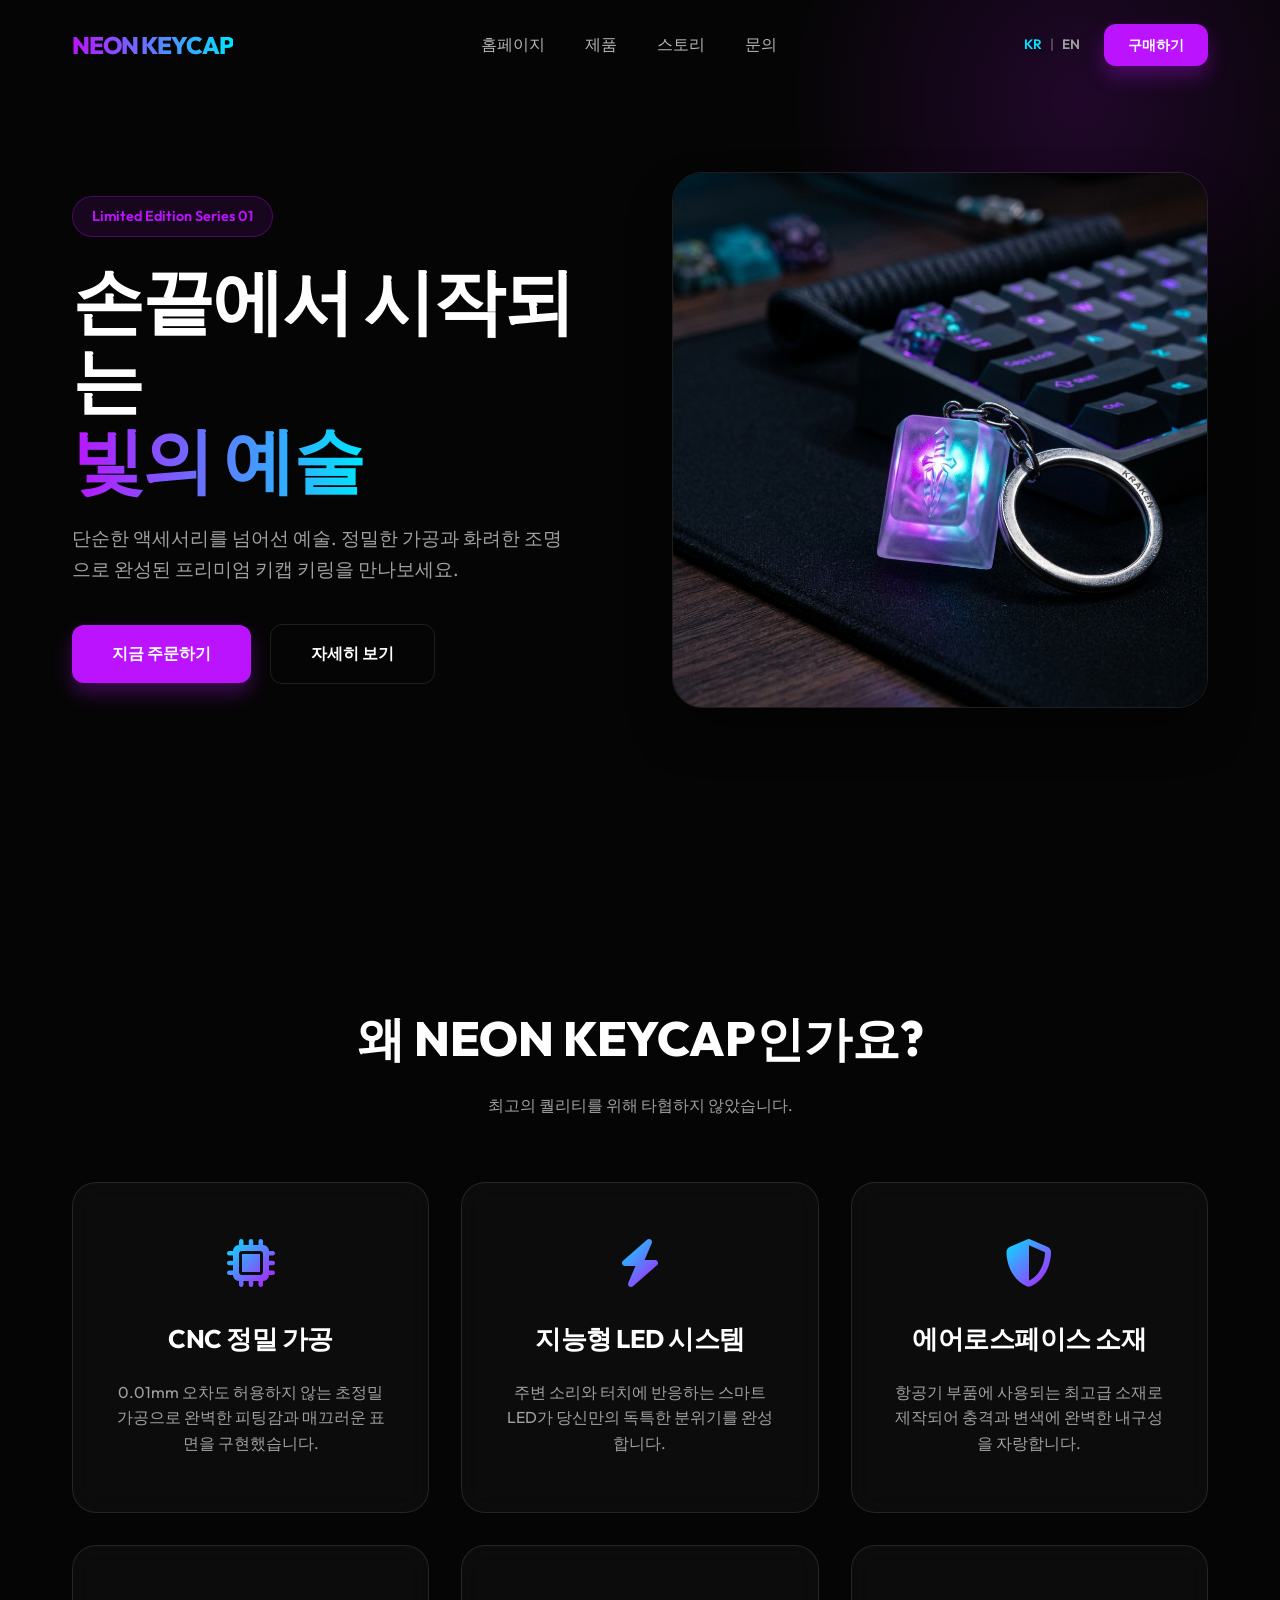
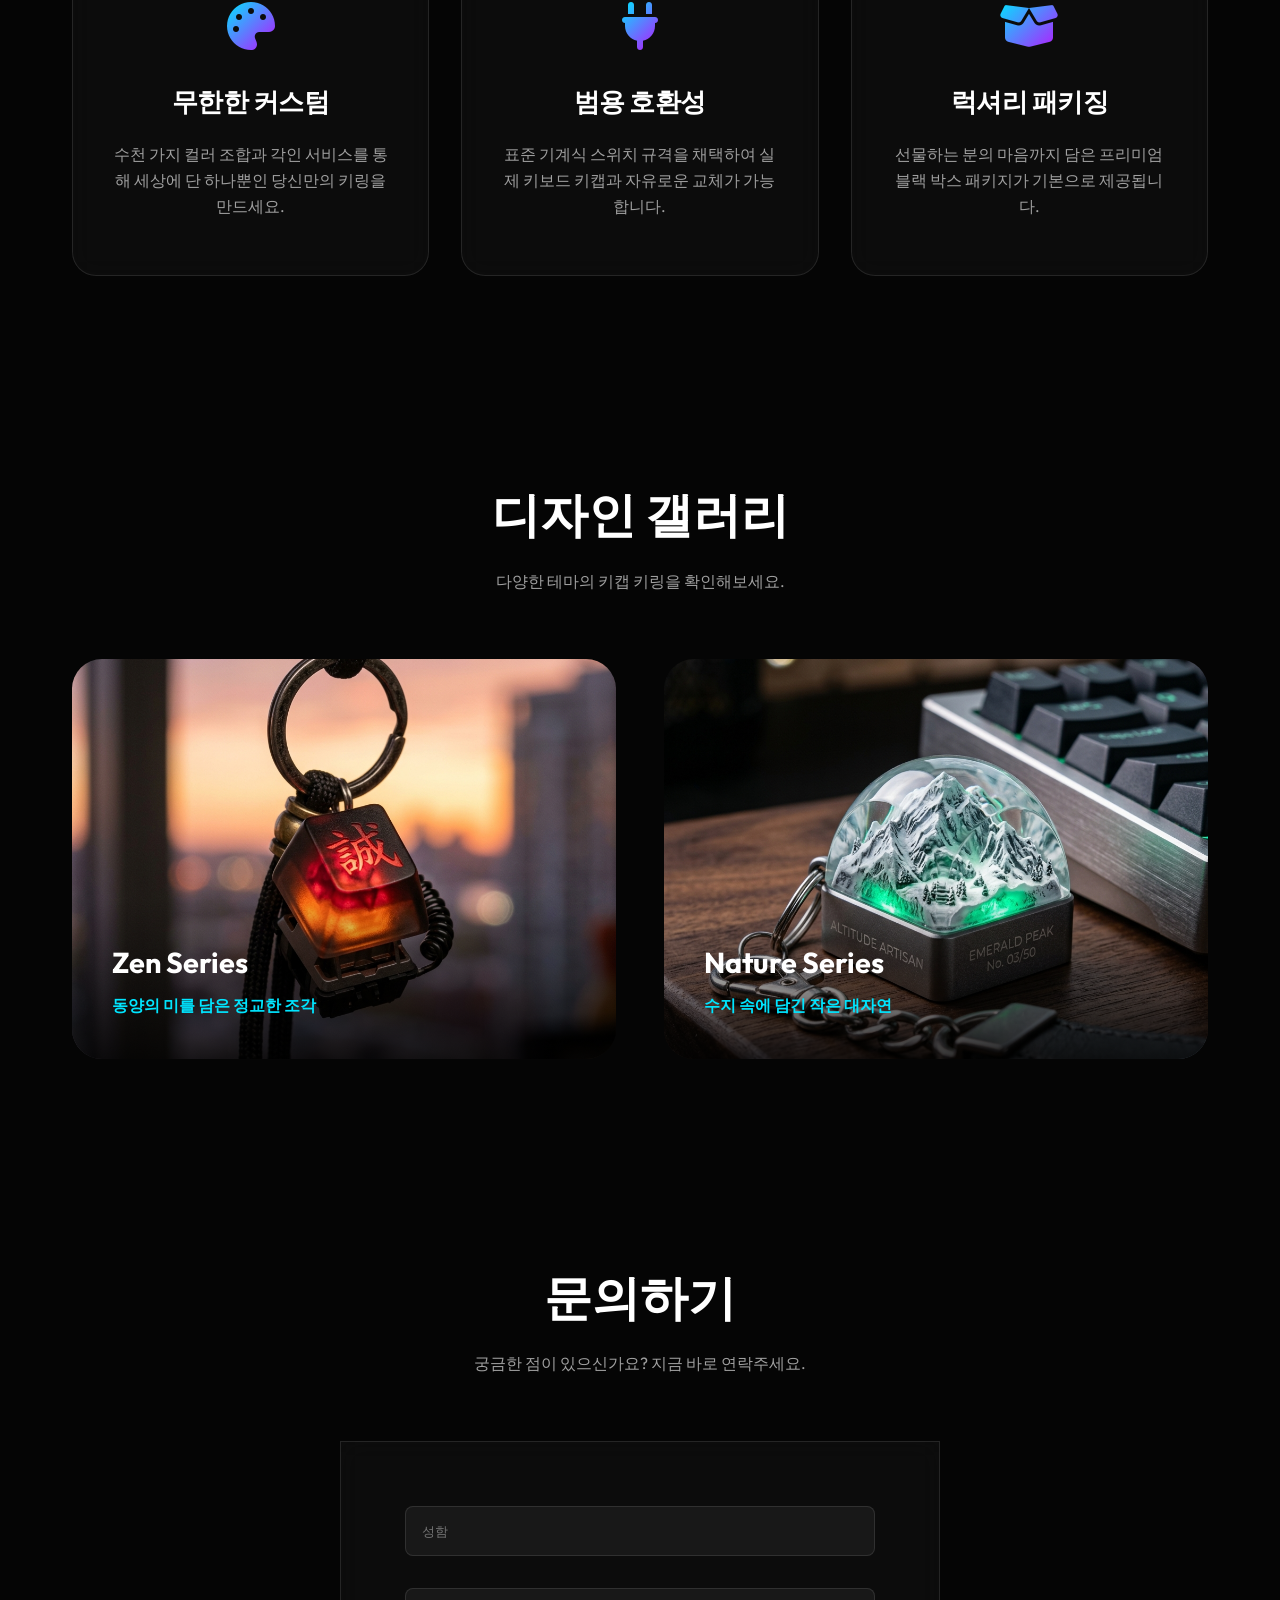
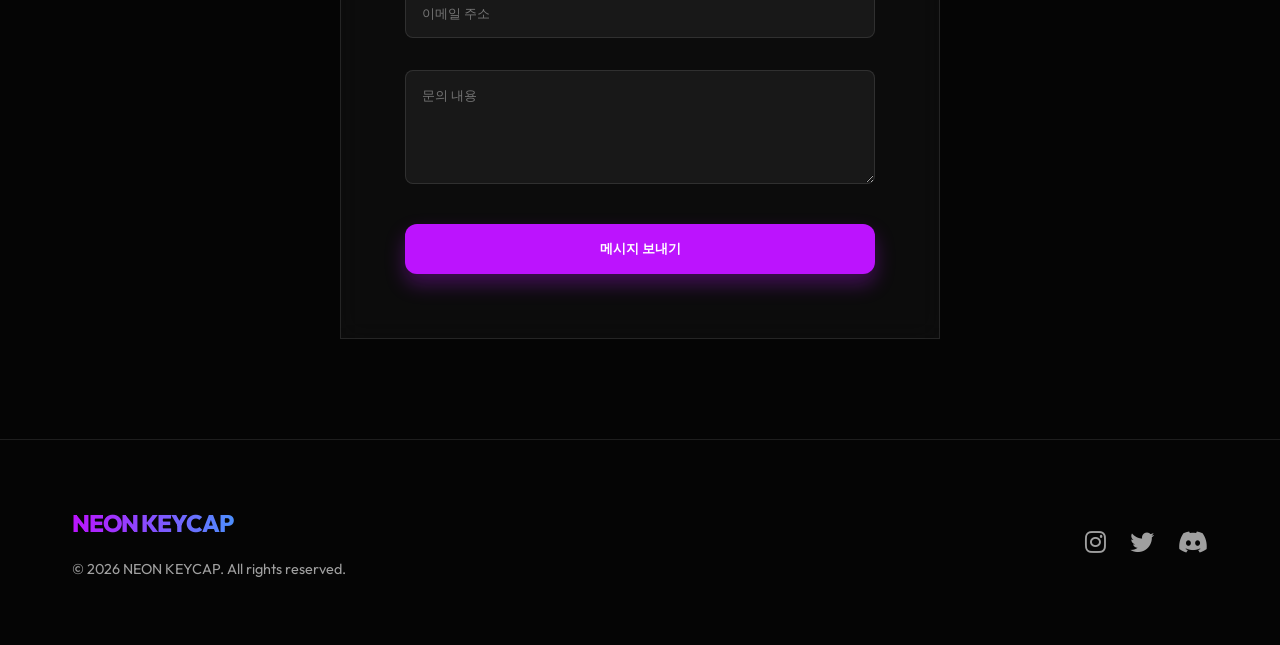
<file: index.html>
<!DOCTYPE html>
<html lang="ko">
<head>
    <meta charset="UTF-8">
    <meta name="viewport" content="width=device-width, initial-scale=1.0">
    <title>NEON KEYCAP | 프리미엄 커스텀 키캡 키링</title>
    <meta name="description" content="AI가 디자인한 세상에 단 하나뿐인 프리미엄 키캡 키링. 당신의 스타일을 완성하세요.">
    <link rel="stylesheet" href="style.css">
    <link rel="stylesheet" href="https://cdnjs.cloudflare.com/ajax/libs/font-awesome/6.4.0/css/all.min.css">
</head>
<body>
    <!-- Navigation -->
    <nav id="navbar">
        <div class="container">
            <a href="#" class="logo">NEON KEYCAP</a>
            <ul class="nav-links">
                <li><a href="#hero">홈페이지</a></li>
                <li><a href="#features">제품</a></li>
                <li><a href="#showcase">스토리</a></li>
                <li><a href="#contact">문의</a></li>
            </ul>
            <div class="nav-right">
                <div class="lang-switch">
                    <a href="index.html" class="active">KR</a>
                    <span style="opacity: 0.3;">|</span>
                    <a href="en.html">EN</a>
                </div>
                <a href="#" class="btn btn-primary" style="padding: 0.6rem 1.5rem; font-size: 0.9rem;">구매하기</a>
            </div>
        </div>
    </nav>

    <!-- Hero Section -->
    <section class="hero" id="hero">
        <div class="container" style="display: flex; align-items: center; gap: 4rem;">
            <div class="hero-content">
                <span class="hero-tagline">Limited Edition Series 01</span>
                <h1>손끝에서 시작되는<br><span>빛의 예술</span></h1>
                <p>단순한 액세서리를 넘어선 예술. 정밀한 가공과 화려한 조명으로 완성된 프리미엄 키캡 키링을 만나보세요.</p>
                <div class="hero-btns">
                    <a href="#" class="btn btn-primary">지금 주문하기</a>
                    <a href="#" class="btn btn-outline">자세히 보기</a>
                </div>
            </div>
            <div class="hero-image">
                <img src="images/hero-image.png" alt="Premium Keycap Keychain">
            </div>
        </div>
    </section>

    <!-- Features Section -->
    <section id="features" class="features">
        <div class="container">
            <div class="section-title reveal">
                <h2>왜 NEON KEYCAP인가요?</h2>
                <p style="color: var(--text-dim);">최고의 퀄리티를 위해 타협하지 않았습니다.</p>
            </div>
            <div class="grid">
                <div class="card glass reveal">
                    <i class="fas fa-microchip"></i>
                    <h3>CNC 정밀 가공</h3>
                    <p>0.01mm 오차도 허용하지 않는 초정밀 가공으로 완벽한 피팅감과 매끄러운 표면을 구현했습니다.</p>
                </div>
                <div class="card glass reveal">
                    <i class="fas fa-bolt"></i>
                    <h3>지능형 LED 시스템</h3>
                    <p>주변 소리와 터치에 반응하는 스마트 LED가 당신만의 독특한 분위기를 완성합니다.</p>
                </div>
                <div class="card glass reveal">
                    <i class="fas fa-shield-halved"></i>
                    <h3>에어로스페이스 소재</h3>
                    <p>항공기 부품에 사용되는 최고급 소재로 제작되어 충격과 변색에 완벽한 내구성을 자랑합니다.</p>
                </div>
                <div class="card glass reveal">
                    <i class="fas fa-palette"></i>
                    <h3>무한한 커스텀</h3>
                    <p>수천 가지 컬러 조합과 각인 서비스를 통해 세상에 단 하나뿐인 당신만의 키링을 만드세요.</p>
                </div>
                <div class="card glass reveal">
                    <i class="fas fa-plug"></i>
                    <h3>범용 호환성</h3>
                    <p>표준 기계식 스위치 규격을 채택하여 실제 키보드 키캡과 자유로운 교체가 가능합니다.</p>
                </div>
                <div class="card glass reveal">
                    <i class="fas fa-box-open"></i>
                    <h3>럭셔리 패키징</h3>
                    <p>선물하는 분의 마음까지 담은 프리미엄 블랙 박스 패키지가 기본으로 제공됩니다.</p>
                </div>
            </div>
        </div>
    </section>

    <!-- Showcase Section -->
    <section id="showcase" class="showcase">
        <div class="container">
            <div class="section-title reveal">
                <h2>디자인 갤러리</h2>
                <p style="color: var(--text-dim);">다양한 테마의 키캡 키링을 확인해보세요.</p>
            </div>
            <div class="showcase-grid">
                <div class="showcase-item reveal">
                    <img src="images/showcase-1.png" alt="Zen Series">
                    <div class="showcase-overlay">
                        <h4>Zen Series</h4>
                        <p>동양의 미를 담은 정교한 조각</p>
                    </div>
                </div>
                <div class="showcase-item reveal">
                    <img src="images/showcase-2.png" alt="Nature Series">
                    <div class="showcase-overlay">
                        <h4>Nature Series</h4>
                        <p>수지 속에 담긴 작은 대자연</p>
                    </div>
                </div>
            </div>
        </div>
    </section>

    <!-- Contact Section -->
    <section id="contact" class="contact">
        <div class="container">
            <div class="section-title reveal">
                <h2>문의하기</h2>
                <p style="color: var(--text-dim);">궁금한 점이 있으신가요? 지금 바로 연락주세요.</p>
            </div>
            <div class="contact-card glass reveal" style="max-width: 600px; margin: 0 auto; padding: 4rem;">
                <form id="contact-form">
                    <div style="margin-bottom: 2rem;">
                        <input type="text" placeholder="성함" style="width: 100%; padding: 1rem; background: rgba(255,255,255,0.05); border: 1px solid var(--glass-border); border-radius: 8px; color: white;">
                    </div>
                    <div style="margin-bottom: 2rem;">
                        <input type="email" placeholder="이메일 주소" style="width: 100%; padding: 1rem; background: rgba(255,255,255,0.05); border: 1px solid var(--glass-border); border-radius: 8px; color: white;">
                    </div>
                    <div style="margin-bottom: 2rem;">
                        <textarea placeholder="문의 내용" rows="5" style="width: 100%; padding: 1rem; background: rgba(255,255,255,0.05); border: 1px solid var(--glass-border); border-radius: 8px; color: white;"></textarea>
                    </div>
                    <button type="submit" class="btn btn-primary" style="width: 100%;">메시지 보내기</button>
                </form>
            </div>
        </div>
    </section>

    <!-- Footer -->
    <footer>
        <div class="container">
            <div class="footer-content">
                <div class="footer-info">
                    <a href="#" class="logo" style="margin-bottom: 1rem; display: block;">NEON KEYCAP</a>
                    <p style="color: var(--text-dim); font-size: 0.9rem;">© 2026 NEON KEYCAP. All rights reserved.</p>
                </div>
                <div class="social-links">
                    <a href="#"><i class="fab fa-instagram"></i></a>
                    <a href="#"><i class="fab fa-twitter"></i></a>
                    <a href="#"><i class="fab fa-discord"></i></a>
                </div>
            </div>
        </div>
    </footer>

    <script>
        // Navbar scroll effect
        window.addEventListener('scroll', () => {
            const navbar = document.getElementById('navbar');
            if (window.scrollY > 50) {
                navbar.classList.add('scrolled');
            } else {
                navbar.classList.remove('scrolled');
            }
        });

        // Reveal animation on scroll
        const revealElements = document.querySelectorAll('.reveal');
        const revealObserver = new IntersectionObserver((entries) => {
            entries.forEach(entry => {
                if (entry.isIntersecting) {
                    entry.target.classList.add('active');
                }
            });
        }, { threshold: 0.1 });

        revealElements.forEach(el => revealObserver.observe(el));
    </script>
</body>
</html>
</file>
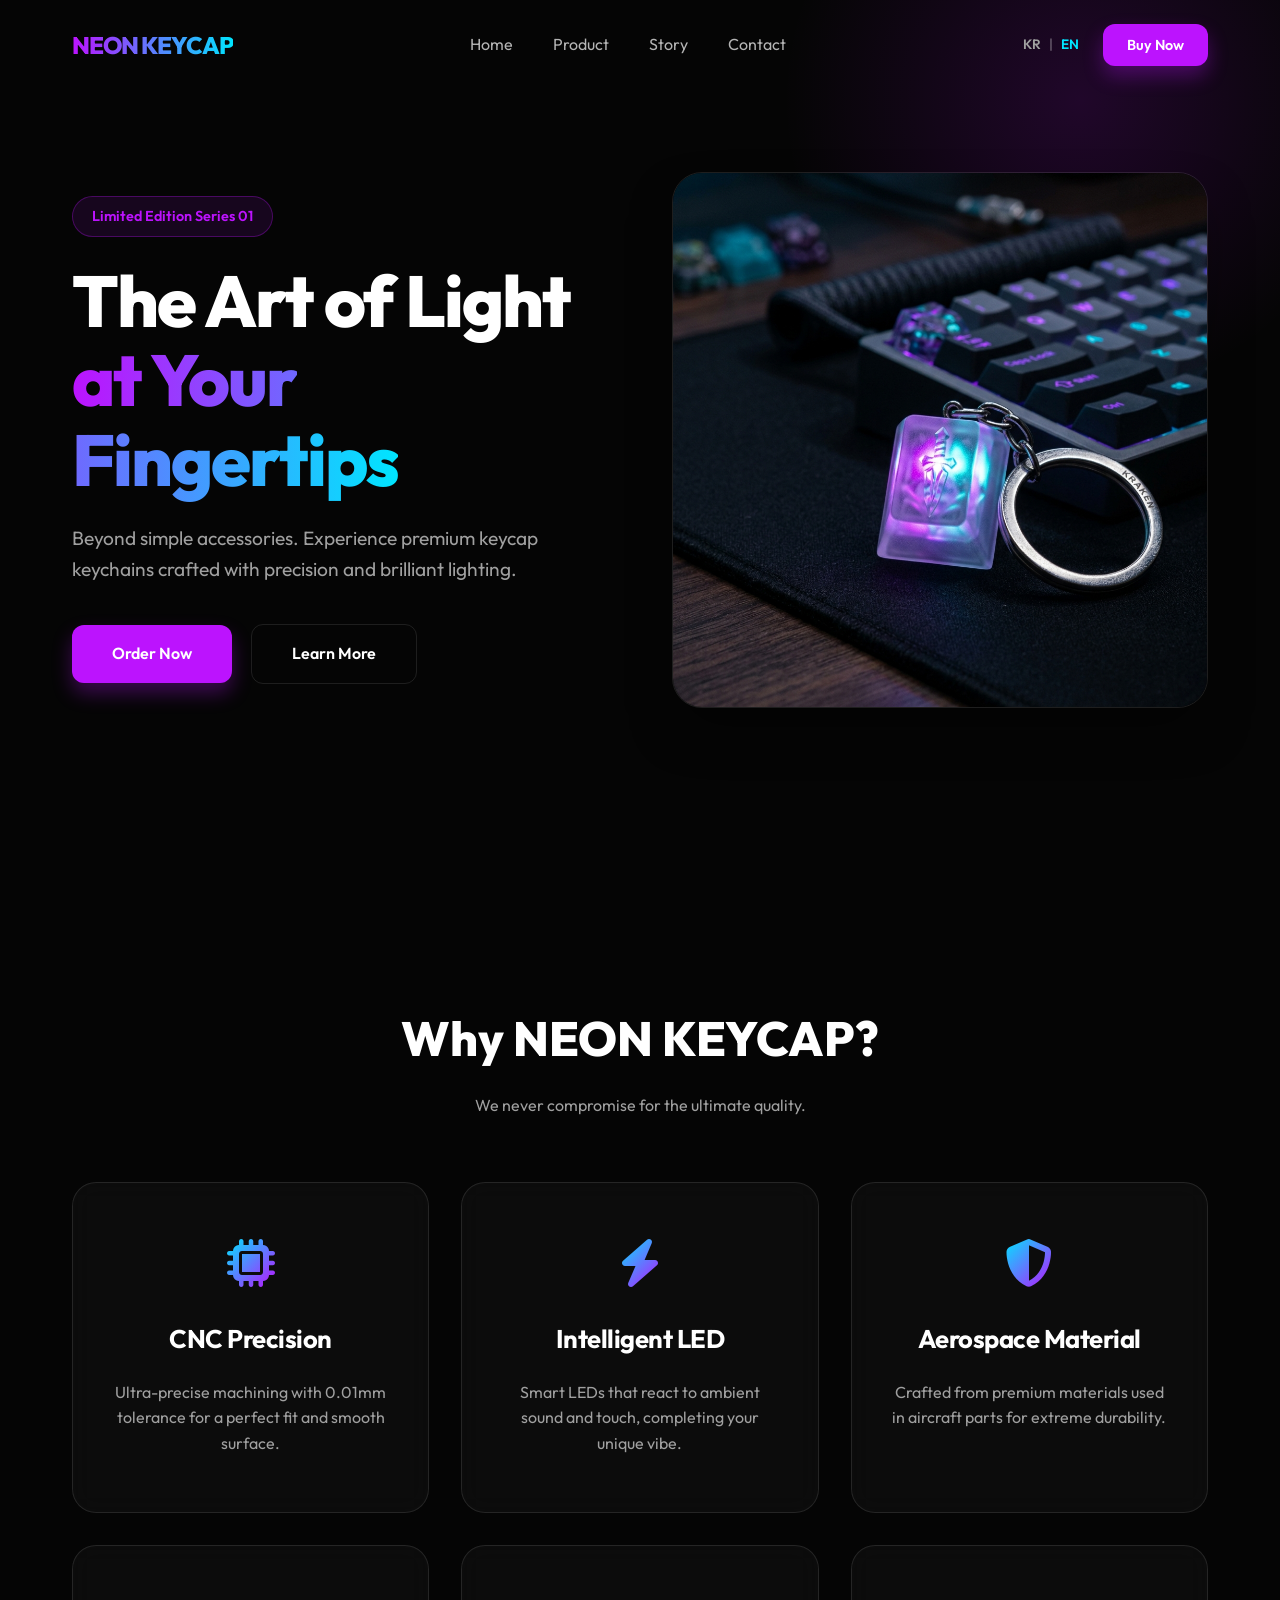
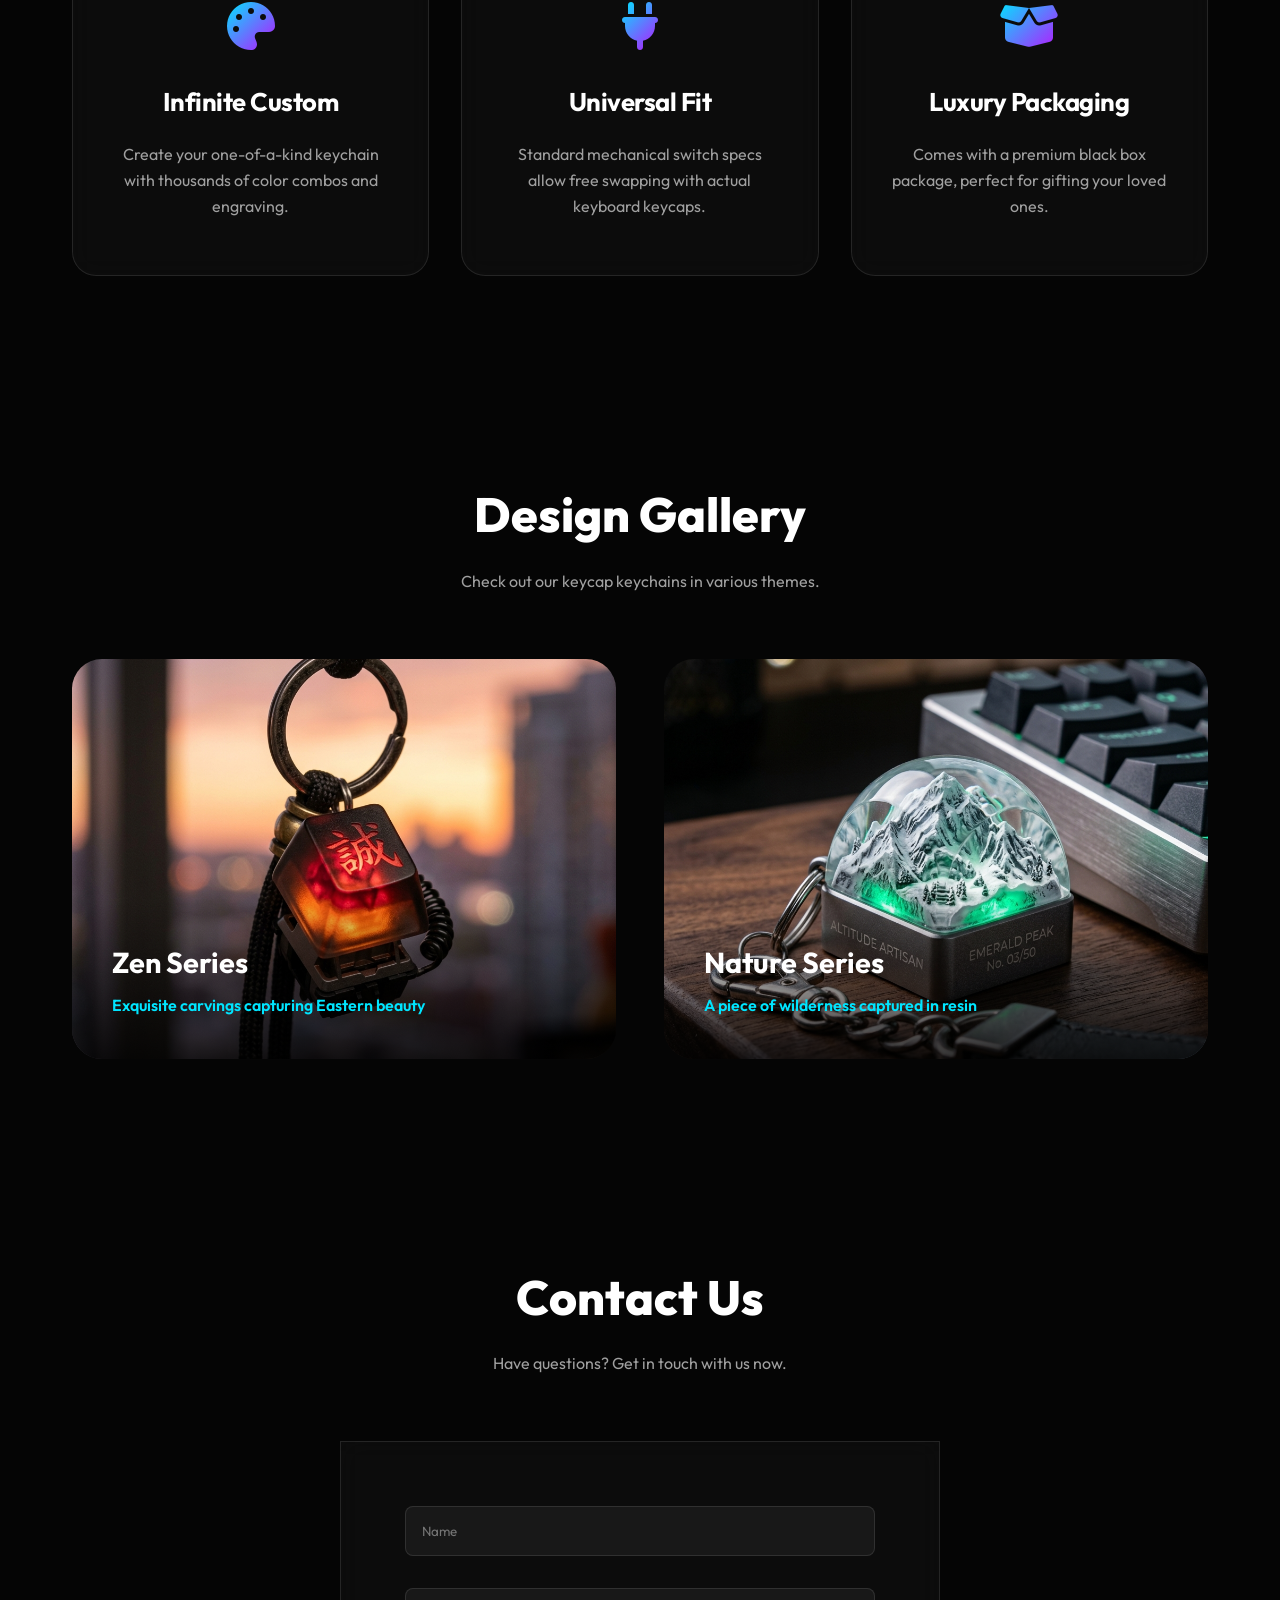
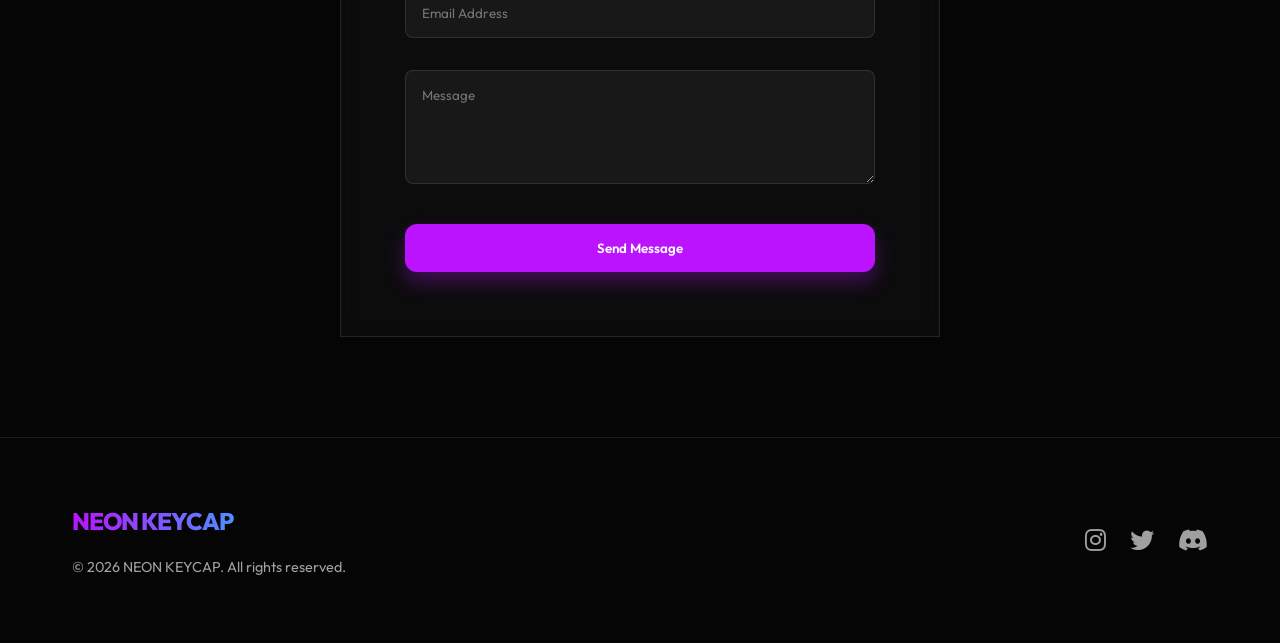
<file: en.html>
<!DOCTYPE html>
<html lang="en">
<head>
    <meta charset="UTF-8">
    <meta name="viewport" content="width=device-width, initial-scale=1.0">
    <title>NEON KEYCAP | Premium Custom Keycap Keychain</title>
    <meta name="description" content="AI-designed, one-of-a-kind premium keycap keychains. Complete your style with NEON KEYCAP.">
    <link rel="stylesheet" href="style.css">
    <link rel="stylesheet" href="https://cdnjs.cloudflare.com/ajax/libs/font-awesome/6.4.0/css/all.min.css">
</head>
<body>
    <!-- Navigation -->
    <nav id="navbar">
        <div class="container">
            <a href="en.html" class="logo">NEON KEYCAP</a>
            <ul class="nav-links">
                <li><a href="#hero">Home</a></li>
                <li><a href="#features">Product</a></li>
                <li><a href="#showcase">Story</a></li>
                <li><a href="#contact">Contact</a></li>
            </ul>
            <div class="nav-right">
                <div class="lang-switch">
                    <a href="index.html">KR</a>
                    <span style="opacity: 0.3;">|</span>
                    <a href="en.html" class="active">EN</a>
                </div>
                <a href="#" class="btn btn-primary" style="padding: 0.6rem 1.5rem; font-size: 0.9rem;">Buy Now</a>
            </div>
        </div>
    </nav>

    <!-- Hero Section -->
    <section class="hero" id="hero">
        <div class="container" style="display: flex; align-items: center; gap: 4rem;">
            <div class="hero-content">
                <span class="hero-tagline">Limited Edition Series 01</span>
                <h1>The Art of Light<br><span>at Your Fingertips</span></h1>
                <p>Beyond simple accessories. Experience premium keycap keychains crafted with precision and brilliant lighting.</p>
                <div class="hero-btns">
                    <a href="#" class="btn btn-primary">Order Now</a>
                    <a href="#" class="btn btn-outline">Learn More</a>
                </div>
            </div>
            <div class="hero-image">
                <img src="images/hero-image.png" alt="Premium Keycap Keychain">
            </div>
        </div>
    </section>

    <!-- Features Section -->
    <section id="features" class="features">
        <div class="container">
            <div class="section-title reveal">
                <h2>Why NEON KEYCAP?</h2>
                <p style="color: var(--text-dim);">We never compromise for the ultimate quality.</p>
            </div>
            <div class="grid">
                <div class="card glass reveal">
                    <i class="fas fa-microchip"></i>
                    <h3>CNC Precision</h3>
                    <p>Ultra-precise machining with 0.01mm tolerance for a perfect fit and smooth surface.</p>
                </div>
                <div class="card glass reveal">
                    <i class="fas fa-bolt"></i>
                    <h3>Intelligent LED</h3>
                    <p>Smart LEDs that react to ambient sound and touch, completing your unique vibe.</p>
                </div>
                <div class="card glass reveal">
                    <i class="fas fa-shield-halved"></i>
                    <h3>Aerospace Material</h3>
                    <p>Crafted from premium materials used in aircraft parts for extreme durability.</p>
                </div>
                <div class="card glass reveal">
                    <i class="fas fa-palette"></i>
                    <h3>Infinite Custom</h3>
                    <p>Create your one-of-a-kind keychain with thousands of color combos and engraving.</p>
                </div>
                <div class="card glass reveal">
                    <i class="fas fa-plug"></i>
                    <h3>Universal Fit</h3>
                    <p>Standard mechanical switch specs allow free swapping with actual keyboard keycaps.</p>
                </div>
                <div class="card glass reveal">
                    <i class="fas fa-box-open"></i>
                    <h3>Luxury Packaging</h3>
                    <p>Comes with a premium black box package, perfect for gifting your loved ones.</p>
                </div>
            </div>
        </div>
    </section>

    <!-- Showcase Section -->
    <section id="showcase" class="showcase">
        <div class="container">
            <div class="section-title reveal">
                <h2>Design Gallery</h2>
                <p style="color: var(--text-dim);">Check out our keycap keychains in various themes.</p>
            </div>
            <div class="showcase-grid">
                <div class="showcase-item reveal">
                    <img src="images/showcase-1.png" alt="Zen Series">
                    <div class="showcase-overlay">
                        <h4>Zen Series</h4>
                        <p>Exquisite carvings capturing Eastern beauty</p>
                    </div>
                </div>
                <div class="showcase-item reveal">
                    <img src="images/showcase-2.png" alt="Nature Series">
                    <div class="showcase-overlay">
                        <h4>Nature Series</h4>
                        <p>A piece of wilderness captured in resin</p>
                    </div>
                </div>
            </div>
        </div>
    </section>

    <!-- Contact Section -->
    <section id="contact" class="contact">
        <div class="container">
            <div class="section-title reveal">
                <h2>Contact Us</h2>
                <p style="color: var(--text-dim);">Have questions? Get in touch with us now.</p>
            </div>
            <div class="contact-card glass reveal" style="max-width: 600px; margin: 0 auto; padding: 4rem;">
                <form id="contact-form">
                    <div style="margin-bottom: 2rem;">
                        <input type="text" placeholder="Name" style="width: 100%; padding: 1rem; background: rgba(255,255,255,0.05); border: 1px solid var(--glass-border); border-radius: 8px; color: white;">
                    </div>
                    <div style="margin-bottom: 2rem;">
                        <input type="email" placeholder="Email Address" style="width: 100%; padding: 1rem; background: rgba(255,255,255,0.05); border: 1px solid var(--glass-border); border-radius: 8px; color: white;">
                    </div>
                    <div style="margin-bottom: 2rem;">
                        <textarea placeholder="Message" rows="5" style="width: 100%; padding: 1rem; background: rgba(255,255,255,0.05); border: 1px solid var(--glass-border); border-radius: 8px; color: white;"></textarea>
                    </div>
                    <button type="submit" class="btn btn-primary" style="width: 100%;">Send Message</button>
                </form>
            </div>
        </div>
    </section>

    <!-- Footer -->
    <footer>
        <div class="container">
            <div class="footer-content">
                <div class="footer-info">
                    <a href="en.html" class="logo" style="margin-bottom: 1rem; display: block;">NEON KEYCAP</a>
                    <p style="color: var(--text-dim); font-size: 0.9rem;">© 2026 NEON KEYCAP. All rights reserved.</p>
                </div>
                <div class="social-links">
                    <a href="#"><i class="fab fa-instagram"></i></a>
                    <a href="#"><i class="fab fa-twitter"></i></a>
                    <a href="#"><i class="fab fa-discord"></i></a>
                </div>
            </div>
        </div>
    </footer>

    <script>
        // Navbar scroll effect
        window.addEventListener('scroll', () => {
            const navbar = document.getElementById('navbar');
            if (window.scrollY > 50) {
                navbar.classList.add('scrolled');
            } else {
                navbar.classList.remove('scrolled');
            }
        });

        // Reveal animation on scroll
        const revealElements = document.querySelectorAll('.reveal');
        const revealObserver = new IntersectionObserver((entries) => {
            entries.forEach(entry => {
                if (entry.isIntersecting) {
                    entry.target.classList.add('active');
                }
            });
        }, { threshold: 0.1 });

        revealElements.forEach(el => revealObserver.observe(el));
    </script>
</body>
</html>
</file>
<file: style.css>
@import url('https://fonts.googleapis.com/css2?family=Outfit:wght@300;400;600;800&display=swap');

:root {
    --primary: #BC13FE;
    --secondary: #00E5FF;
    --bg-dark: #050505;
    --bg-card: rgba(255, 255, 255, 0.05);
    --text-main: #FFFFFF;
    --text-dim: #A0A0A0;
    --glass: rgba(255, 255, 255, 0.03);
    --glass-border: rgba(255, 255, 255, 0.1);
    --transition: all 0.4s cubic-bezier(0.4, 0, 0.2, 1);
}

* {
    margin: 0;
    padding: 0;
    box-sizing: border-box;
    font-family: 'Outfit', sans-serif;
}

body {
    background-color: var(--bg-dark);
    color: var(--text-main);
    line-height: 1.6;
    overflow-x: hidden;
}

/* Custom Scrollbar */
::-webkit-scrollbar {
    width: 8px;
}
::-webkit-scrollbar-track {
    background: var(--bg-dark);
}
::-webkit-scrollbar-thumb {
    background: #333;
    border-radius: 10px;
}
::-webkit-scrollbar-thumb:hover {
    background: var(--primary);
}

/* Layout Utilities */
.container {
    max-width: 1200px;
    margin: 0 auto;
    padding: 0 2rem;
}

section {
    padding: 100px 0;
}

/* Glassmorphism Effect */
.glass {
    background: var(--glass);
    backdrop-filter: blur(12px);
    -webkit-backdrop-filter: blur(12px);
    border: 1px solid var(--glass-border);
}

/* Animations */
@keyframes fadeInUp {
    from {
        opacity: 0;
        transform: translateY(30px);
    }
    to {
        opacity: 1;
        transform: translateY(0);
    }
}

@keyframes float {
    0%, 100% { transform: translateY(0); }
    50% { transform: translateY(-20px); }
}

@keyframes glow {
    0%, 100% { box-shadow: 0 0 20px rgba(188, 19, 254, 0.3); }
    50% { box-shadow: 0 0 40px rgba(188, 19, 254, 0.6); }
}

/* Navigation */
nav {
    position: fixed;
    top: 0;
    width: 100%;
    z-index: 1000;
    padding: 1.5rem 0;
    transition: var(--transition);
}

nav.scrolled {
    padding: 1rem 0;
    background: rgba(5, 5, 5, 0.8);
    backdrop-filter: blur(10px);
}

nav .container {
    display: flex;
    justify-content: space-between;
    align-items: center;
}

.logo {
    font-size: 1.5rem;
    font-weight: 800;
    letter-spacing: -1px;
    background: linear-gradient(to right, var(--primary), var(--secondary));
    -webkit-background-clip: text;
    -webkit-text-fill-color: transparent;
}

.nav-right {
    display: flex;
    align-items: center;
    gap: 1.5rem;
}

.lang-switch {
    display: flex;
    gap: 0.5rem;
    font-size: 0.85rem;
    font-weight: 600;
}

.lang-switch a {
    text-decoration: none;
    color: var(--text-dim);
    transition: var(--transition);
}

.lang-switch a.active {
    color: var(--secondary);
}

.nav-links {
    display: flex;
    gap: 2.5rem;
    list-style: none;
}

.nav-links a {
    text-decoration: none;
    color: var(--text-main);
    font-weight: 400;
    transition: var(--transition);
    opacity: 0.7;
}

.nav-links a:hover {
    opacity: 1;
    color: var(--secondary);
}

/* Hero Section */
.hero {
    height: 100vh;
    display: flex;
    align-items: center;
    position: relative;
    overflow: hidden;
    padding-top: 80px;
}

.hero::before {
    content: '';
    position: absolute;
    width: 600px;
    height: 600px;
    background: radial-gradient(circle, rgba(188, 19, 254, 0.15) 0%, transparent 70%);
    top: -200px;
    right: -100px;
    z-index: -1;
}

.hero-content {
    flex: 1;
    animation: fadeInUp 1s ease-out;
}

.hero-tagline {
    display: inline-block;
    padding: 0.5rem 1.2rem;
    background: rgba(188, 19, 254, 0.1);
    border: 1px solid rgba(188, 19, 254, 0.3);
    border-radius: 50px;
    color: var(--primary);
    font-size: 0.9rem;
    font-weight: 600;
    margin-bottom: 1.5rem;
}

.hero h1 {
    font-size: 4.5rem;
    line-height: 1.1;
    font-weight: 800;
    margin-bottom: 1.5rem;
    letter-spacing: -2px;
}

.hero h1 span {
    background: linear-gradient(to right, var(--primary), var(--secondary));
    -webkit-background-clip: text;
    -webkit-text-fill-color: transparent;
}

.hero p {
    font-size: 1.2rem;
    color: var(--text-dim);
    max-width: 500px;
    margin-bottom: 2.5rem;
}

.hero-image {
    flex: 1;
    display: flex;
    justify-content: center;
    align-items: center;
    animation: fadeInUp 1.2s ease-out;
}

.hero-image img {
    width: 100%;
    max-width: 550px;
    border-radius: 30px;
    box-shadow: 0 25px 50px -12px rgba(0, 0, 0, 0.5);
    animation: float 6s ease-in-out infinite;
    border: 1px solid var(--glass-border);
}

.btn {
    display: inline-block;
    padding: 1rem 2.5rem;
    border-radius: 12px;
    text-decoration: none;
    font-weight: 600;
    transition: var(--transition);
    cursor: pointer;
}

.btn-primary {
    background: var(--primary);
    color: white;
    border: none;
    box-shadow: 0 10px 20px rgba(188, 19, 254, 0.3);
}

.btn-primary:hover {
    transform: translateY(-3px);
    box-shadow: 0 15px 30px rgba(188, 19, 254, 0.5);
}

.btn-outline {
    border: 1px solid var(--glass-border);
    color: var(--text-main);
    margin-left: 1rem;
}

.btn-outline:hover {
    background: var(--glass);
    border-color: var(--text-main);
}

/* Features Section */
.section-title {
    text-align: center;
    margin-bottom: 4rem;
}

.section-title h2 {
    font-size: 3rem;
    font-weight: 800;
    margin-bottom: 1rem;
}

.grid {
    display: grid;
    grid-template-columns: repeat(auto-fit, minmax(300px, 1fr));
    gap: 2rem;
}

.card {
    padding: 3.5rem 2.5rem;
    border-radius: 24px;
    text-align: center;
    transition: var(--transition);
    position: relative;
    overflow: hidden;
}

.card:hover {
    transform: translateY(-12px);
    background: rgba(255, 255, 255, 0.08);
    border-color: var(--primary);
    box-shadow: 0 10px 40px rgba(188, 19, 254, 0.2);
}

.card::before {
    content: '';
    position: absolute;
    top: 0;
    left: -100%;
    width: 100%;
    height: 100%;
    background: linear-gradient(
        90deg,
        transparent,
        rgba(255, 255, 255, 0.05),
        transparent
    );
    transition: 0.5s;
}

.card:hover::before {
    left: 100%;
}

.card i {
    font-size: 3rem;
    background: linear-gradient(135deg, var(--secondary), var(--primary));
    -webkit-background-clip: text;
    -webkit-text-fill-color: transparent;
    margin-bottom: 2rem;
    display: inline-block;
}

.card h3 {
    font-size: 1.6rem;
    font-weight: 700;
    margin-bottom: 1.2rem;
    letter-spacing: -0.5px;
}

.card p {
    color: var(--text-dim);
    font-size: 1rem;
    line-height: 1.6;
}

/* Contact Section */
.contact-card input, .contact-card textarea {
    outline: none;
    transition: var(--transition);
}

.contact-card input:focus, .contact-card textarea:focus {
    border-color: var(--primary);
    background: rgba(255, 255, 255, 0.08);
    box-shadow: 0 0 15px rgba(188, 19, 254, 0.2);
}

/* Footer */
footer {
    padding: 4rem 0;
    border-top: 1px solid var(--glass-border);
}

.footer-content {
    display: flex;
    justify-content: space-between;
    align-items: center;
}

.social-links {
    display: flex;
    gap: 1.5rem;
}

.social-links a {
    color: var(--text-dim);
    font-size: 1.5rem;
    transition: var(--transition);
}

.social-links a:hover {
    color: var(--primary);
}

/* Showcase Section */
.showcase-grid {
    display: grid;
    grid-template-columns: repeat(2, 1fr);
    gap: 3rem;
}

.showcase-item {
    position: relative;
    border-radius: 30px;
    overflow: hidden;
    height: 400px;
}

.showcase-item img {
    width: 100%;
    height: 100%;
    object-fit: cover;
    transition: var(--transition);
}

.showcase-item:hover img {
    transform: scale(1.1);
}

.showcase-overlay {
    position: absolute;
    bottom: 0;
    left: 0;
    width: 100%;
    padding: 2.5rem;
    background: linear-gradient(to top, rgba(0,0,0,0.8), transparent);
}

.showcase-overlay h4 {
    font-size: 1.8rem;
    margin-bottom: 0.5rem;
}

.showcase-overlay p {
    color: var(--secondary);
    font-weight: 600;
}

/* Scroll Animation Class */
.reveal {
    opacity: 0;
    transform: translateY(50px);
    transition: all 0.8s ease-out;
}

.reveal.active {
    opacity: 1;
    transform: translateY(0);
}

@media (max-width: 992px) {
    .hero {
        flex-direction: column;
        text-align: center;
        height: auto;
        padding-bottom: 100px;
    }
    
    .hero-content {
        margin-bottom: 4rem;
    }
    
    .hero h1 {
        font-size: 3.5rem;
    }
    
    .hero p {
        margin: 0 auto 2.5rem;
    }
    
    .nav-links {
        display: none;
    }

    .showcase-grid {
        grid-template-columns: 1fr;
    }

    .container {
        padding: 0 1.5rem;
    }
}

@media (max-width: 768px) {
    .hero h1 {
        font-size: 2.8rem;
    }

    .section-title h2 {
        font-size: 2.2rem;
    }

    .grid {
        grid-template-columns: 1fr;
    }

    .contact-card {
        padding: 2.5rem 1.5rem !important;
    }

    .footer-content {
        flex-direction: column;
        gap: 2rem;
        text-align: center;
    }
}

@media (max-width: 480px) {
    .hero h1 {
        font-size: 2.2rem;
    }

    .hero-btns {
        display: flex;
        flex-direction: column;
        gap: 1rem;
    }

    .btn-outline {
        margin-left: 0;
    }
}
</file>
